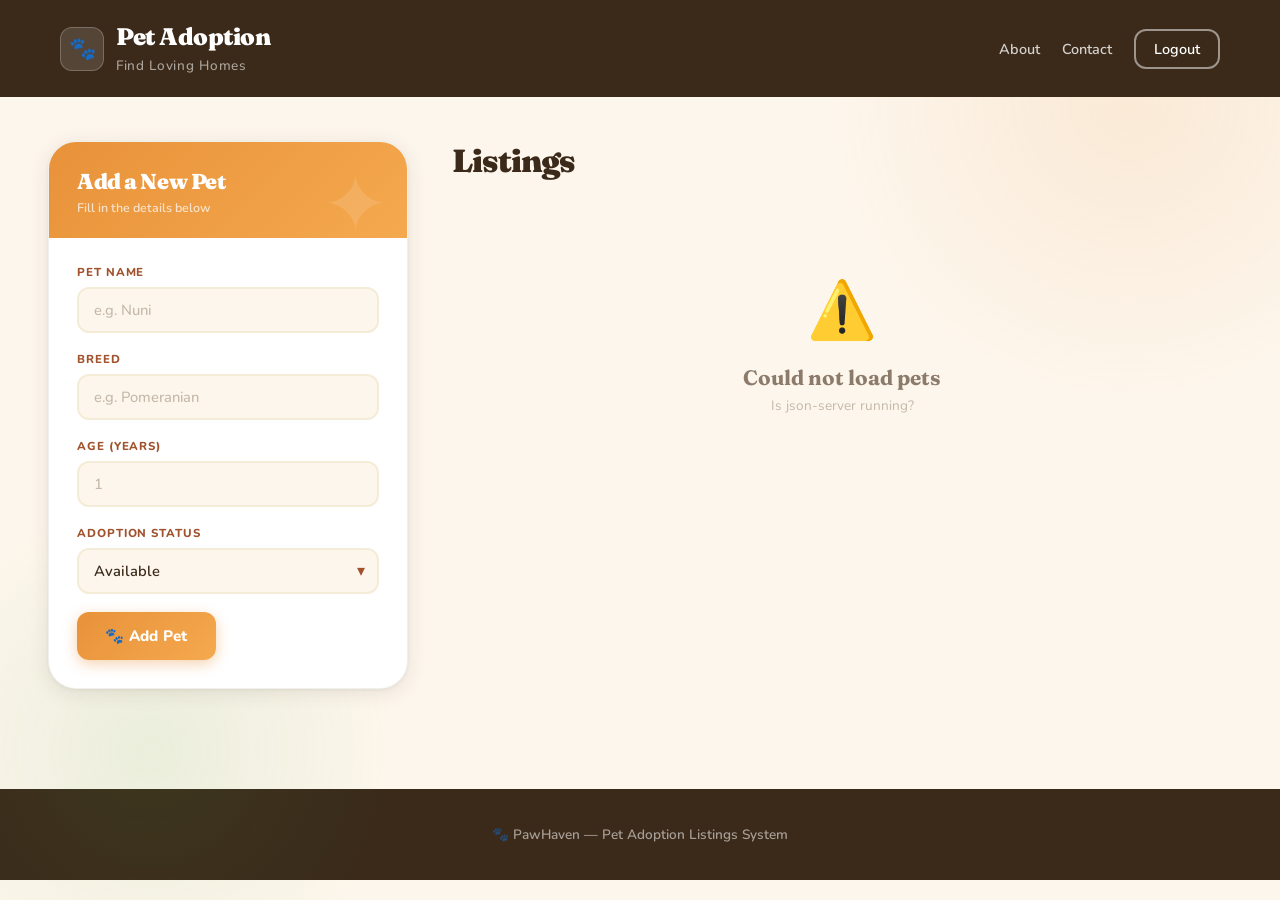
<file: index.html>
<!DOCTYPE html>
<html lang="en">
<head>
  <meta charset="UTF-8">
  <meta name="viewport" content="width=device-width, initial-scale=1.0">
  <title>Pet Adoption Listings</title>
  <link rel="stylesheet" href="style.css">
</head>
<body>

  <header>
    <nav class="landing-nav">

      <a href="index.html" class="brand">
        <div class="brand-icon">🐾</div>
        <div class="brand-copy">
          <h1>Pet Adoption</h1>
          <p>Find Loving Homes</p>
        </div>
      </a>

      <div class="nav-links">
        <a href="about.html">About</a>
        <a href="contact.html">Contact</a>
        <a href="landing.html" class="btn-outline">Logout</a>

      </div>

    </nav>
  </header>

<main>

  <section class="form-section">
    <div class="form-top">
      <h2>Add a New Pet</h2>
      <p>Fill in the details below</p>
    </div>
    <form id="petForm">
      <div class="form-group">
        <label for="petName">Pet Name</label>
        <input type="text" id="petName" placeholder="e.g. Nuni" required>
      </div>
      <div class="form-group">
        <label for="breed">Breed</label>
        <input type="text" id="breed" placeholder="e.g. Pomeranian" required>
      </div>
      <div class="form-group">
        <label for="age">Age (years)</label>
        <input type="number" id="age" placeholder="1" required min="0">
      </div>
      <div class="form-group">
        <label for="status">Adoption Status</label>
        <div class="sel-wrap">
          <select id="status">
            <option value="Available">Available</option>
            <option value="Pending">Pending</option>
            <option value="Adopted">Adopted</option>
          </select>
        </div>
      </div>
      <button type="submit" class="add-btn">🐾 Add Pet</button>
    </form>
  </section>

  <section class="pets-section">
    <div class="sec-head">
      <h2>Listings</h2>
    </div>
    <div id="petContainer" class="pet-grid"></div>
  </section>

</main>

<footer class="site-footer">
    <p>🐾 PawHaven — Pet Adoption Listings System</p>
    </div>
  </footer>

<script src="app.js"></script>
</body>
</html>
</file>
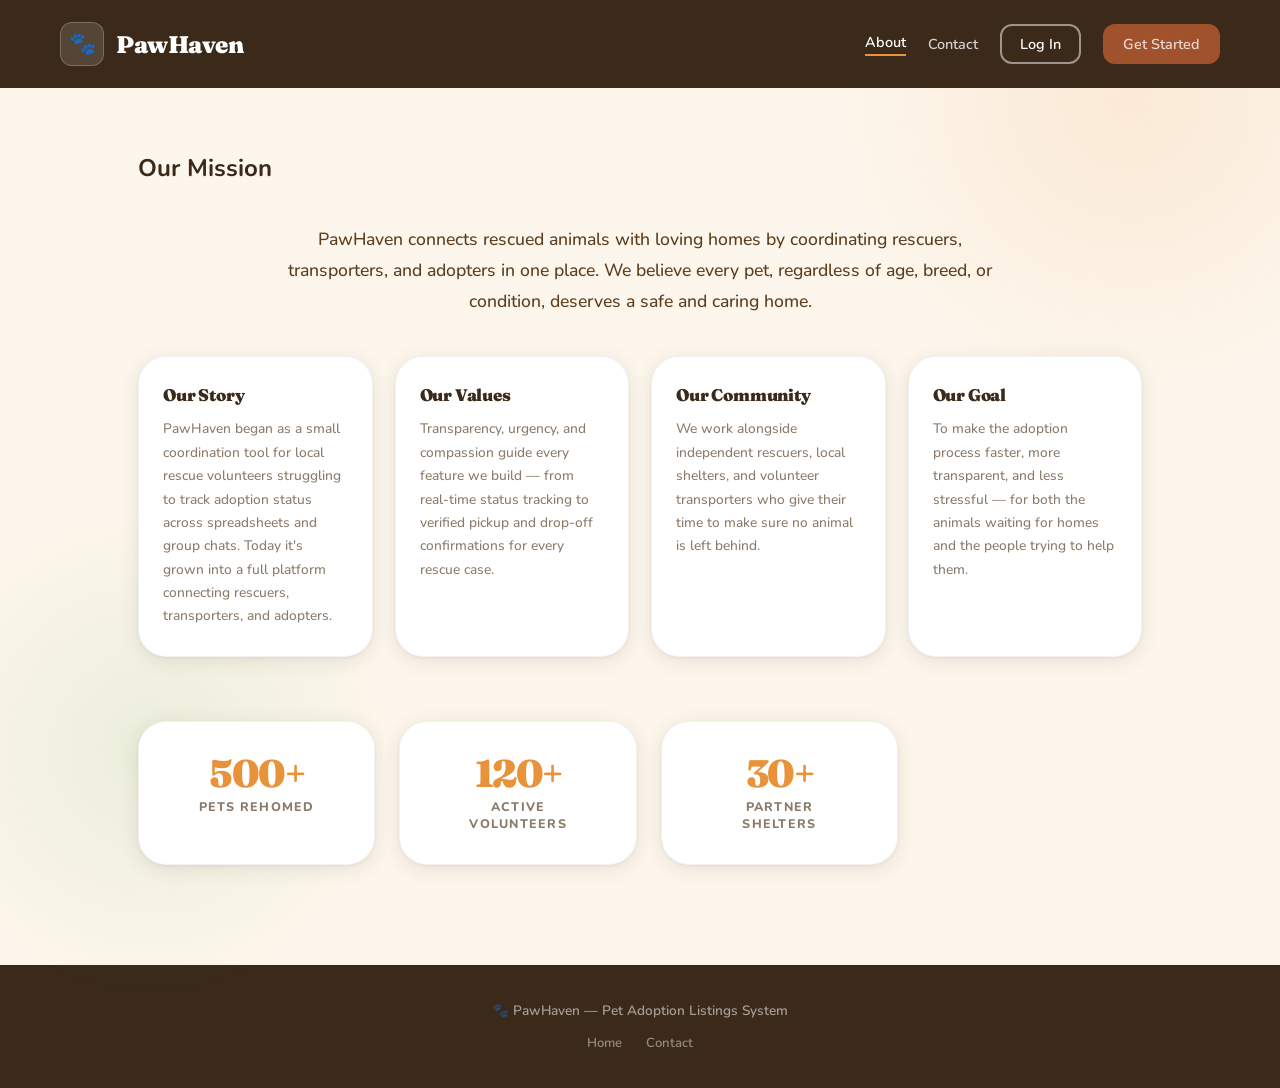
<file: about.html>
<!DOCTYPE html>
<html lang="en">
<head>
  <meta charset="UTF-8">
  <meta name="viewport" content="width=device-width, initial-scale=1.0">
  <title>About — PawHaven</title>
  <link rel="stylesheet" href="style.css">
</head>
<body class="info-body">

  <header class="info-header">
    <nav class="landing-nav">
      <a href="landing.html" class="brand">
        <div class="brand-icon">🐾</div>
        <div class="brand-copy"><h1>PawHaven</h1></div>
      </a>
      <div class="nav-links">
        <a href="about.html" class="active">About</a>
        <a href="contact.html">Contact</a>
        <a href="login.html" class="btn-outline">Log In</a>
        <a href="register.html" class="btn-solid">Get Started</a>
      </div>
    </nav>
  </header>

  <main class="info-main">

    <section class="about-section">
      <h2 class="section-title">Our Mission</h2>
      <p class="about-lead">
        PawHaven connects rescued animals with loving homes by coordinating
        rescuers, transporters, and adopters in one place. We believe every pet,
        regardless of age, breed, or condition, deserves a safe and caring home.
      </p>
      <div class="about-grid">
        <article class="about-card">
          <h3>Our Story</h3>
          <p>PawHaven began as a small coordination tool for local rescue volunteers struggling to track adoption status across spreadsheets and group chats. Today it's grown into a full platform connecting rescuers, transporters, and adopters.</p>
        </article>
        <article class="about-card">
          <h3>Our Values</h3>
          <p>Transparency, urgency, and compassion guide every feature we build — from real-time status tracking to verified pickup and drop-off confirmations for every rescue case.</p>
        </article>
        <article class="about-card">
          <h3>Our Community</h3>
          <p>We work alongside independent rescuers, local shelters, and volunteer transporters who give their time to make sure no animal is left behind.</p>
        </article>
        <article class="about-card">
          <h3>Our Goal</h3>
          <p>To make the adoption process faster, more transparent, and less stressful — for both the animals waiting for homes and the people trying to help them.</p>
        </article>
      </div>
    </section>

    <section class="stats-strip">
      <div class="stat-block">
        <span class="stat-num">500+</span>
        <span class="stat-label">Pets Rehomed</span>
      </div>
      <div class="stat-block">
        <span class="stat-num">120+</span>
        <span class="stat-label">Active Volunteers</span>
      </div>
      <div class="stat-block">
        <span class="stat-num">30+</span>
        <span class="stat-label">Partner Shelters</span>
      </div>
    </section>

  </main>

  <footer class="site-footer">
    <p>🐾 PawHaven — Pet Adoption Listings System</p>
    <div class="footer-links">
      <a href="landing.html">Home</a>
      <a href="contact.html">Contact</a>
    </div>
  </footer>

</body>
</html>
</file>
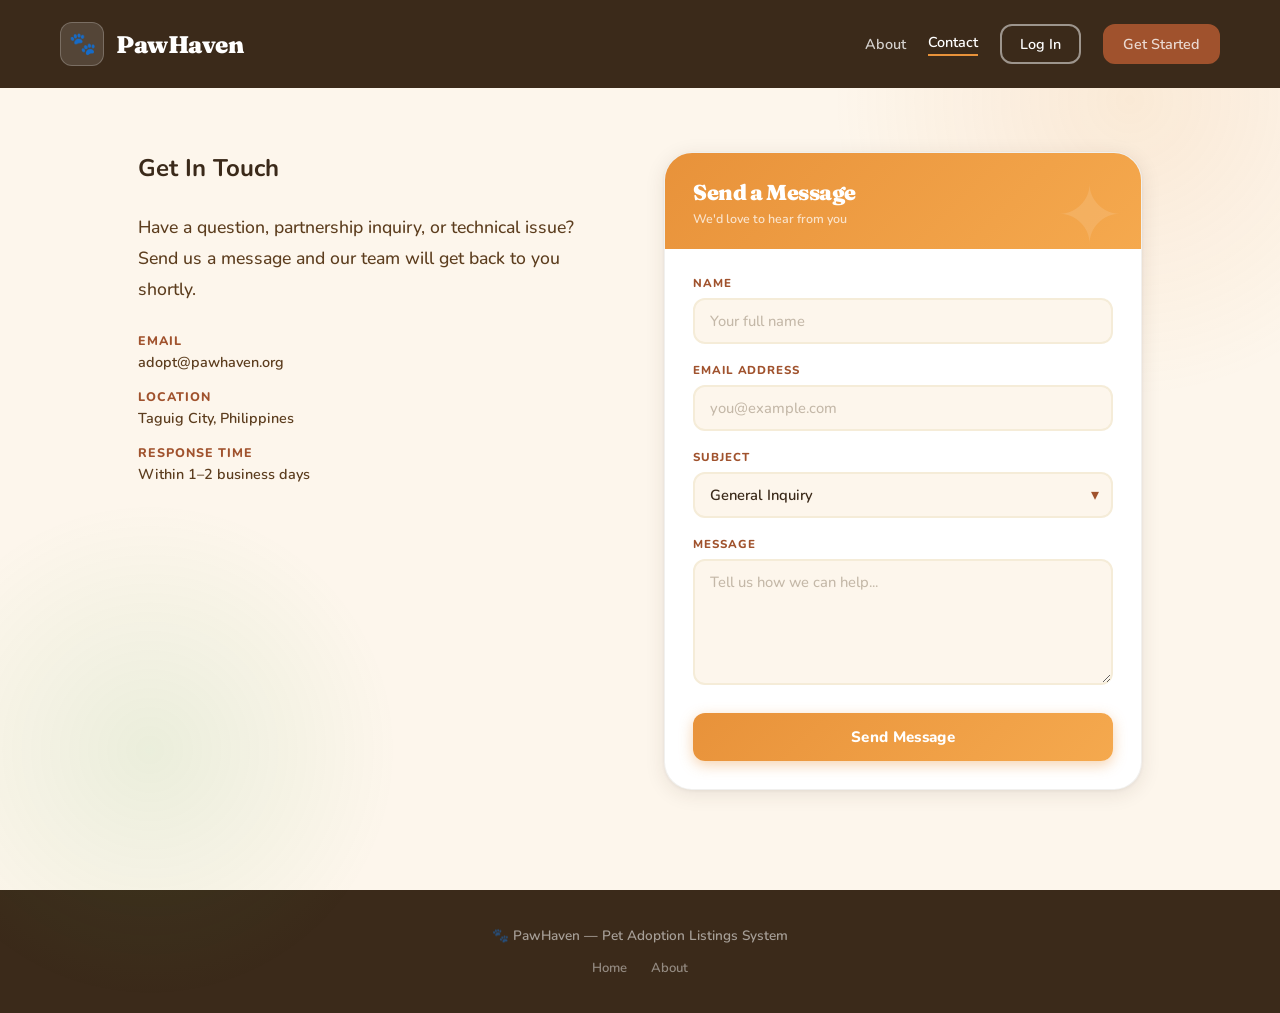
<file: contact.html>
<!DOCTYPE html>
<html lang="en">
<head>
  <meta charset="UTF-8">
  <meta name="viewport" content="width=device-width, initial-scale=1.0">
  <title>Contact — PawHaven</title>
  <link rel="stylesheet" href="style.css">
</head>
<body class="info-body">

  <header class="info-header">
    <nav class="landing-nav">
      <a href="landing.html" class="brand">
        <div class="brand-icon">🐾</div>
        <div class="brand-copy"><h1>PawHaven</h1></div>
      </a>
      <div class="nav-links">
        <a href="about.html">About</a>
        <a href="contact.html" class="active">Contact</a>
        <a href="login.html" class="btn-outline">Log In</a>
        <a href="register.html" class="btn-solid">Get Started</a>
      </div>
    </nav>
  </header>

  <main class="info-main">

    <section class="contact-section">

      <div class="contact-intro">
        <h2 class="section-title">Get In Touch</h2>
        <p class="about-lead">
          Have a question, partnership inquiry, or technical issue?
          Send us a message and our team will get back to you shortly.
        </p>
        <div class="contact-info-list">
          <div class="contact-info-item">
            <div>
              <strong>Email</strong>
              <p>adopt@pawhaven.org</p>
            </div>
          </div>
          <div class="contact-info-item">
            <div>
              <strong>Location</strong>
              <p>Taguig City, Philippines</p>
            </div>
          </div>
          <div class="contact-info-item">
            <div>
              <strong>Response Time</strong>
              <p>Within 1–2 business days</p>
            </div>
          </div>
        </div>
      </div>

      <div class="auth-card contact-card">
        <div class="form-top">
          <h2>Send a Message</h2>
          <p>We'd love to hear from you</p>
        </div>
        <form id="contactForm">
          <div class="form-group">
            <label for="name">Name</label>
            <input type="text" id="name" placeholder="Your full name" required>
          </div>
          <div class="form-group">
            <label for="email">Email Address</label>
            <input type="email" id="email" placeholder="you@example.com" required>
          </div>
          <div class="form-group">
            <label for="subject">Subject</label>
            <div class="sel-wrap">
              <select id="subject">
                <option value="general">General Inquiry</option>
                <option value="partnership">Shelter Partnership</option>
                <option value="technical">Technical Issue</option>
                <option value="adoption">Adoption Question</option>
              </select>
            </div>
          </div>
          <div class="form-group">
            <label for="message">Message</label>
            <textarea id="message" rows="5" placeholder="Tell us how we can help..." required></textarea>
          </div>
          <button type="submit" class="add-btn">Send Message</button>
        </form>
      </div>

    </section>
  </main>

  <div class="toast" id="toast"></div>

  <footer class="site-footer">
    <p>🐾 PawHaven — Pet Adoption Listings System</p>
    <div class="footer-links">
      <a href="landing.html">Home</a>
      <a href="about.html">About</a>
    </div>
  </footer>

  <script src="contact.js"></script>
</body>
</html>
</file>
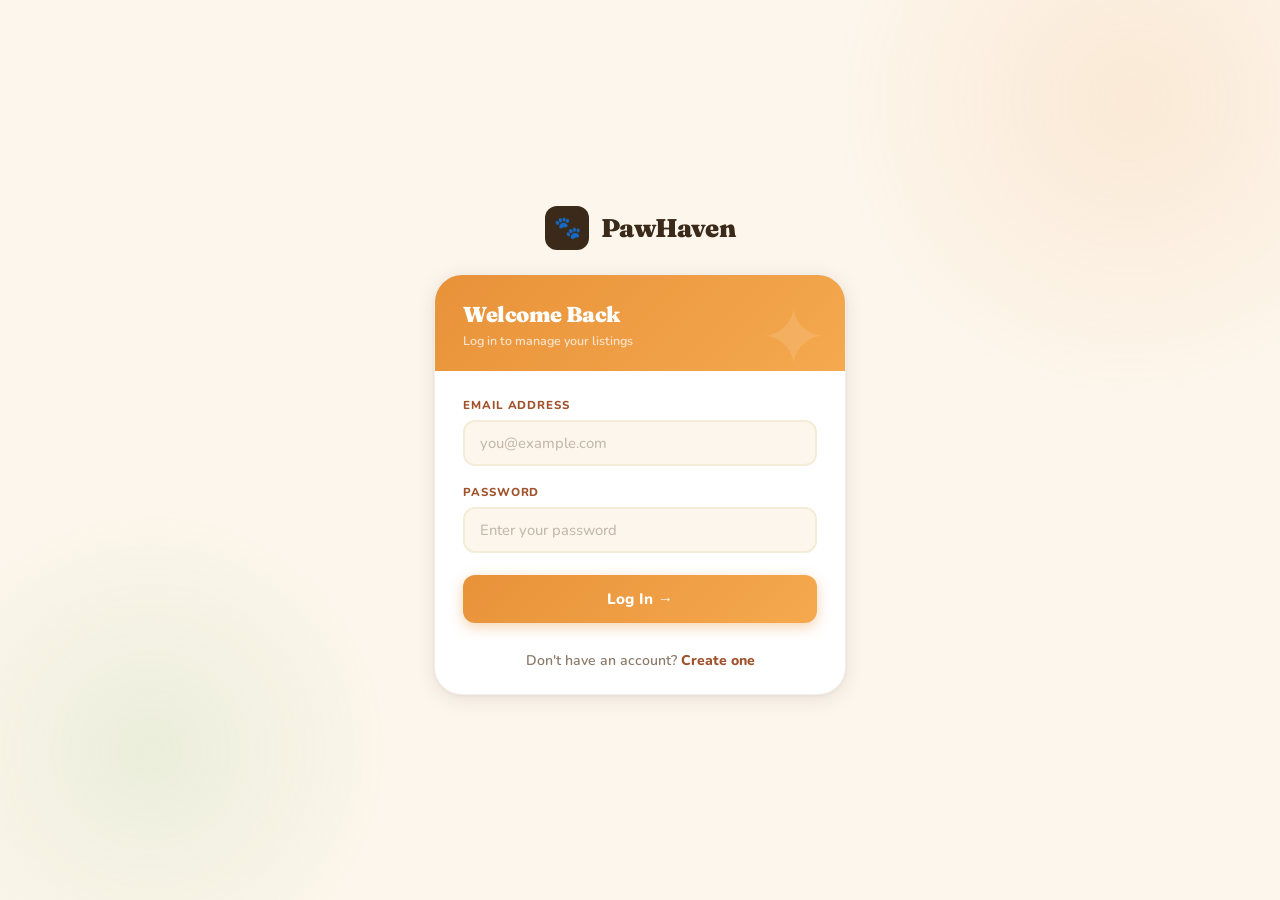
<file: login.html>
<!DOCTYPE html>
<html lang="en">
<head>
  <meta charset="UTF-8">
  <meta name="viewport" content="width=device-width, initial-scale=1.0">
  <title>Log In — PawHaven</title>
  <link rel="stylesheet" href="style.css">
</head>
<body class="auth-body">

  <div class="auth-wrap">
    <a href="landing.html" class="auth-brand">
      <div class="brand-icon">🐾</div>
      <span>PawHaven</span>
    </a>

    <div class="auth-card">
      <div class="form-top">
        <h2>Welcome Back</h2>
        <p>Log in to manage your listings</p>
      </div>

      <form id="loginForm">
        <div class="form-group">
          <label for="email">Email Address</label>
          <input type="email" id="email" placeholder="you@example.com" required>
        </div>
        <div class="form-group">
          <label for="password">Password</label>
          <input type="password" id="password" placeholder="Enter your password" required>
        </div>
        <p id="loginError" class="error-text" hidden></p>
        <button type="submit" class="add-btn">Log In →</button>
      </form>

      <p class="auth-switch">Don't have an account? <a href="register.html">Create one</a></p>
    </div>
  </div>

  <div class="toast" id="toast"></div>
  <script src="auth.js"></script>
</body>
</html>
</file>
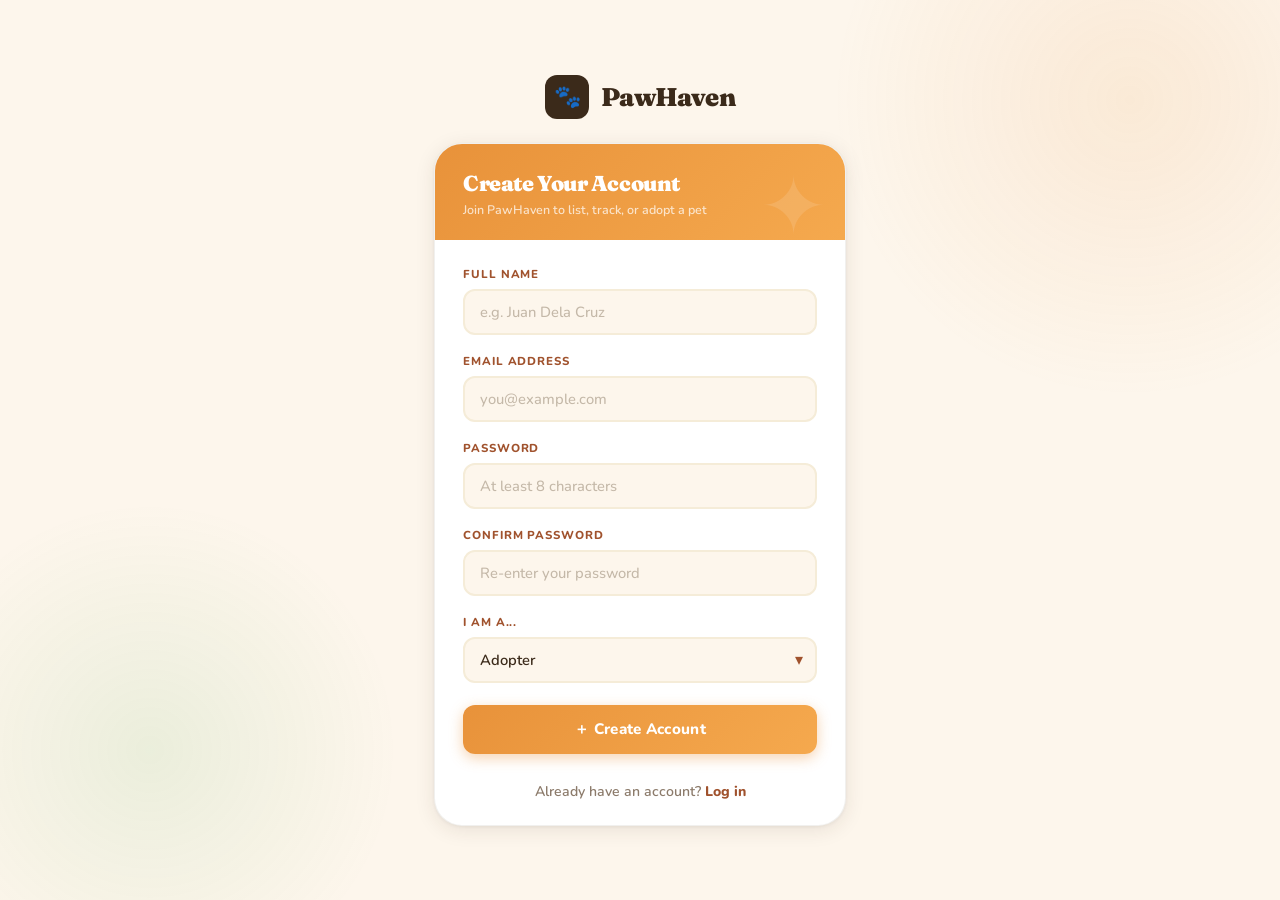
<file: register.html>
<!DOCTYPE html>
<html lang="en">
<head>
  <meta charset="UTF-8">
  <meta name="viewport" content="width=device-width, initial-scale=1.0">
  <title>Create Account — PawHaven</title>
  <link rel="stylesheet" href="style.css">
</head>
<body class="auth-body">

  <div class="auth-wrap">
    <a href="landing.html" class="auth-brand">
      <div class="brand-icon">🐾</div>
      <span>PawHaven</span>
    </a>

    <div class="auth-card">
      <div class="form-top">
        <h2>Create Your Account</h2>
        <p>Join PawHaven to list, track, or adopt a pet</p>
      </div>

      <form id="registerForm">
        <div class="form-group">
          <label for="fullName">Full Name</label>
          <input type="text" id="fullName" placeholder="e.g. Juan Dela Cruz" required>
        </div>
        <div class="form-group">
          <label for="email">Email Address</label>
          <input type="email" id="email" placeholder="you@example.com" required>
        </div>
        <div class="form-group">
          <label for="password">Password</label>
          <input type="password" id="password" placeholder="At least 8 characters" minlength="8" required>
        </div>
        <div class="form-group">
          <label for="confirmPassword">Confirm Password</label>
          <input type="password" id="confirmPassword" placeholder="Re-enter your password" minlength="8" required>
        </div>
        <div class="form-group">
          <label for="role">I am a...</label>
          <div class="sel-wrap">
            <select id="role">
              <option value="adopter">Adopter</option>
              <option value="volunteer">Volunteer / Rescuer</option>
              <option value="transporter">Pet Transporter</option>
            </select>
          </div>
        </div>
        <p id="registerError" class="error-text" hidden></p>
        <button type="submit" class="add-btn">＋ Create Account</button>
      </form>

      <p class="auth-switch">Already have an account? <a href="login.html">Log in</a></p>
    </div>
  </div>

  <div class="toast" id="toast"></div>
  <script src="auth.js"></script>
</body>
</html>
</file>
<file: style.css>
@import url('https://fonts.googleapis.com/css2?family=Fraunces:ital,wght@0,400;0,700;0,900;1,400&family=Nunito:wght@400;500;600;700;800&display=swap');

:root {
  --sand:    #FDF6EC;
  --sand2:   #F5ECD8;
  --brown:   #3B2A1A;
  --brown2:  #5C3D1E;
  --toffee:  #A0522D;
  --honey:   #E8923A;
  --honey2:  #F5A94E;
  --mint:    #4CAF50;
  --mint2:   #66BB6A;
  --sky:     #42A5F5;
  --rose:    #EF5350;
  --white:   #FFFFFF;
  --gray:    #8C7B6B;
  --gray2:   #C4B8A8;

  --r-sm: 12px;
  --r-md: 20px;
  --r-lg: 28px;

  --sh-card: 0 4px 20px rgba(59,42,26,.10), 0 1px 4px rgba(59,42,26,.06);
  --sh-lift: 0 12px 40px rgba(59,42,26,.18), 0 2px 8px rgba(59,42,26,.08);
  --sh-btn:  0 4px 14px rgba(76,175,80,.40);
}

*, *::before, *::after { margin:0; padding:0; box-sizing:border-box; }
html { scroll-behavior: smooth; }

body {
  font-family: 'Nunito', sans-serif;
  background: var(--sand);
  color: var(--brown);
  min-height: 100vh;
  overflow-x: hidden;
}

body::before, body::after {
  content: '';
  position: fixed;
  border-radius: 50%;
  pointer-events: none;
  z-index: 0;
}
body::before {
  width:600px; height:600px;
  background: radial-gradient(circle, rgba(232,146,58,.12) 0%, transparent 70%);
  top:-200px; right:-150px;
}
body::after {
  width:500px; height:500px;
  background: radial-gradient(circle, rgba(76,175,80,.10) 0%, transparent 70%);
  bottom:-100px; left:-100px;
}

/* ─── HEADER ─── */
header {
  position: relative;
  background: linear-gradient(135deg, var(--brown2) 0%, var(--brown) 100%);
  color: var(--white);
  overflow: hidden;
  z-index: 1;
}
header::before {
  content: '';
  position: absolute; inset: 0;
  background:
    radial-gradient(ellipse 50% 120% at 100% 50%, rgba(232,146,58,.22) 0%, transparent 60%),
    radial-gradient(ellipse 60% 80% at 0% 100%, rgba(76,175,80,.14) 0%, transparent 55%);
}
header::after {
  content: '🐾';
  position: absolute;
  right:-20px; top:-10px;
  font-size:180px;
  opacity:.04;
  pointer-events:none;
  transform:rotate(-15deg);
}

.header-inner {
  position: relative;
  max-width: 1280px;
  margin: 0 auto;
  padding: 36px 48px 32px;
  display: flex;
  align-items: center;
  justify-content: space-between;
  gap: 24px;
  flex-wrap: wrap;
}

.brand { display:flex; align-items:center; gap:18px; }

.btn-outline {
  border: 2px solid var(--brown);
  border-radius: var(--r-sm);
  padding: 9px 20px;
  color: var(--brown);
  background: transparent;
  font-family: 'Nunito', sans-serif;
  font-size: .88rem;
  font-weight: 700;
  text-decoration: none;
  cursor: pointer;
  transition: background .18s, color .18s;
  display: inline-block;
}
.btn-outline:hover {
  background: var(--brown);
  color: var(--white);
}
 
.btn-solid {
  background: var(--toffee);
  border-radius: var(--r-sm);
  padding: 9px 20px;
  color: var(--white);
  border: 2px solid var(--toffee);
  font-family: 'Nunito', sans-serif;
  font-size: .88rem;
  font-weight: 700;
  text-decoration: none;
  cursor: pointer;
  transition: background .18s;
  display: inline-block;
}
.btn-solid:hover { background: var(--brown2); border-color: var(--brown2); }
 

.brand-icon {
  width: 44px; height: 44px;
  background: rgba(255,255,255,.13);
  border: 1.5px solid rgba(255,255,255,.22);
  border-radius: var(--r-sm);
  display: flex; align-items: center; justify-content: center;
  font-size: 22px;
}


.brand-copy h1 {
  font-family: 'Fraunces', serif;
  font-size: 1.5rem;
  font-weight: 900;
  color: var(--white);
  letter-spacing: -.02em;
}
.brand-copy p {
  font-size:.85rem;
  color:rgba(255,255,255,.58);
  margin-top:5px;
  font-weight:500;
  letter-spacing:.05em;
}

.header-pills { display:flex; gap:12px; flex-wrap:wrap; }

.pill {
  background:rgba(255,255,255,.10);
  border:1.5px solid rgba(255,255,255,.18);
  border-radius:100px;
  padding:10px 22px;
  text-align:center;
  backdrop-filter:blur(10px);
  min-width:80px;
  transition:background .2s;
}
.pill:hover { background:rgba(255,255,255,.17); }
.pill .n {
  font-family:'Fraunces',serif;
  font-size:1.55rem;
  font-weight:700;
  display:block; line-height:1;
}
.pill .l {
  font-size:.65rem;
  color:rgba(255,255,255,.55);
  text-transform:uppercase;
  letter-spacing:.1em;
  font-weight:700;
}


main {
  position:relative; z-index:1;
  max-width:1280px;
  margin:0 auto;
  padding:44px 48px 100px;
  display:grid;
  grid-template-columns:360px 1fr;
  gap:44px;
  align-items:start;
}


.form-section {
  background:var(--white);
  border-radius:var(--r-lg);
  box-shadow:var(--sh-card);
  overflow:hidden;
  position:sticky; top:28px;
  border:1.5px solid rgba(59,42,26,.07);
}

.form-top {
  background:linear-gradient(135deg,var(--honey) 0%,var(--honey2) 100%);
  padding:26px 28px 22px;
  position:relative; overflow:hidden;
}
.form-top::after {
  content:'✦';
  position:absolute; right:18px; bottom:-8px;
  font-size:80px; color:rgba(255,255,255,.12); line-height:1;
}
.form-top h2 {
  font-family:'Fraunces',serif;
  font-size:1.35rem; font-weight:900;
  color:var(--white); letter-spacing:-.02em;
}
.form-top p { font-size:.78rem; color:rgba(255,255,255,.72); margin-top:4px; font-weight:600; }

form { padding:26px 28px 28px; }

.form-group { margin-bottom:18px; }

label {
  display:block;
  font-size:.72rem; font-weight:800;
  text-transform:uppercase; letter-spacing:.08em;
  color:var(--toffee); margin-bottom:7px;
}

input, select {
  width:100%;
  padding:11px 15px;
  border:2px solid var(--sand2);
  border-radius:var(--r-sm);
  font-family:'Nunito',sans-serif;
  font-size:.92rem; font-weight:600;
  color:var(--brown); background:var(--sand);
  outline:none;
  transition:border-color .2s, box-shadow .2s, background .2s;
  appearance:none; -webkit-appearance:none;
}
input::placeholder { color:var(--gray2); font-weight:500; }
input:focus, select:focus {
  border-color:var(--honey);
  background:var(--white);
  box-shadow:0 0 0 4px rgba(232,146,58,.14);
}

.sel-wrap { position:relative; }
.sel-wrap::after {
  content:'▾';
  position:absolute; right:14px; top:50%;
  transform:translateY(-50%);
  color:var(--toffee); pointer-events:none; font-size:1rem;
}
.sel-wrap select { cursor:pointer; padding-right:38px; }

.add-btn {
  background: linear-gradient(135deg, var(--honey) 0%, var(--honey2) 100%);
  color: var(--white);
  border: none;
  padding: 14px 28px;
  border-radius: var(--r-sm);
  font-family: 'Nunito', sans-serif;
  font-size: .95rem;
  font-weight: 800;
  cursor: pointer;
  letter-spacing: .02em;
  box-shadow: 0 4px 14px rgba(232,146,58,.40);
  transition: transform .18s cubic-bezier(.34,1.56,.64,1), box-shadow .18s;
  display: inline-flex;
  align-items: center;
  justify-content: center;
  gap: 8px;
  text-decoration: none;
}

.add-btn:hover {
  transform: translateY(-3px) scale(1.01);
  box-shadow: 0 8px 24px rgba(232,146,58,.50);
}
.add-btn:active { transform: scale(.98); }



.pets-section { min-width:0; }

.sec-head {
  display:flex; align-items:center; justify-content:space-between;
  margin-bottom:22px; gap:14px; flex-wrap:wrap;
}
.sec-head h2 {
  font-family:'Fraunces',serif;
  font-size:2rem; font-weight:900; letter-spacing:-.03em;
}

.filters {
  display:flex; gap:6px;
  background:var(--white);
  border:1.5px solid rgba(59,42,26,.08);
  border-radius:100px; padding:5px;
  box-shadow:var(--sh-card);
}
.ftab {
  padding:7px 18px; border-radius:100px; border:none;
  background:transparent;
  font-family:'Nunito',sans-serif; font-size:.78rem; font-weight:800;
  color:var(--gray); cursor:pointer; letter-spacing:.03em;
  transition:all .2s;
}
.ftab.on { background:var(--brown); color:var(--white); box-shadow:0 2px 10px rgba(59,42,26,.28); }
.ftab:hover:not(.on) { background:var(--sand2); color:var(--brown2); }


.pet-grid {
  display:grid;
  grid-template-columns:repeat(auto-fill,minmax(270px,1fr));
  gap:22px;
}


.pet-card {
  background:var(--white);
  border-radius:var(--r-lg);
  box-shadow:var(--sh-card);
  border:1.5px solid rgba(59,42,26,.06);
  overflow:visible;
  display:flex; flex-direction:column;
  transition:transform .28s cubic-bezier(.34,1.56,.64,1), box-shadow .28s;
  animation:popIn .38s ease both;
  position:relative;
}
@keyframes popIn {
  from { opacity:0; transform:scale(.94) translateY(10px); }
  to   { opacity:1; transform:scale(1)  translateY(0); }
}
.pet-card:hover { transform:translateY(-6px) scale(1.01); box-shadow:var(--sh-lift); }

.card-accent { height:6px; border-radius:var(--r-lg) var(--r-lg) 0 0; }
.pet-card[data-status="Available"] .card-accent { background:linear-gradient(90deg,var(--mint),var(--mint2)); }
.pet-card[data-status="Pending"]   .card-accent { background:linear-gradient(90deg,#FB8C00,#FFA726); }
.pet-card[data-status="Adopted"]   .card-accent { background:linear-gradient(90deg,var(--rose),#EF9A9A); }

.card-body { padding:20px 22px 16px; flex:1; }

.card-header {
  display:flex; align-items:flex-start; justify-content:space-between;
  margin-bottom:14px;
}

.pet-avi {
  width:56px; height:56px;
  background:var(--sand); border-radius:var(--r-sm);
  display:flex; align-items:center; justify-content:center;
  font-size:28px;
  border:2px solid var(--sand2); flex-shrink:0;
}

.badge {
  padding:5px 13px; border-radius:100px;
  font-size:.68rem; font-weight:800;
  text-transform:uppercase; letter-spacing:.07em;
}
.badge.available { background:#E8F5E9; color:#2E7D32; }
.badge.pending   { background:#FFF3E0; color:#E65100; }
.badge.adopted   { background:#FFEBEE; color:#B71C1C; }

.pet-name {
  font-family:'Fraunces',serif;
  font-size:1.25rem; font-weight:900; letter-spacing:-.02em;
  margin-bottom:10px;
}

.details { display:flex; flex-direction:column; gap:7px; }
.det { display:flex; align-items:center; gap:9px; font-size:.84rem; }
.det-ico {
  width:26px; height:26px; border-radius:7px;
  background:var(--sand); border:1px solid var(--sand2);
  display:flex; align-items:center; justify-content:center;
  font-size:13px; flex-shrink:0;
}
.det-k { color:var(--gray); font-weight:600; min-width:38px; }
.det-v { color:var(--brown); font-weight:700; }


.card-foot {
  padding:14px 22px 20px;
  display:flex; gap:9px;
  position:relative;
}


.status-dropdown {
  position:relative;
  flex:1;
}

.upd-btn {
  width:100%;
  padding:10px 12px;
  background:rgba(66,165,245,.1);
  color:#1565C0;
  border:2px solid rgba(66,165,245,.25);
  border-radius:var(--r-sm);
  font-family:'Nunito',sans-serif;
  font-size:.8rem; font-weight:800;
  cursor:pointer; letter-spacing:.02em;
  display:flex; align-items:center; justify-content:center; gap:6px;
  transition:all .2s;
}
.upd-btn:hover {
  background:var(--sky); color:var(--white);
  border-color:var(--sky);
  transform:translateY(-2px);
  box-shadow:0 6px 16px rgba(66,165,245,.35);
}

.dropdown-menu {
  position:absolute;
  bottom:calc(100% + 10px);
  left:0;
  width:180px;
  background:var(--white);
  border:1.5px solid rgba(59,42,26,.12);
  border-radius:var(--r-md);
  box-shadow:0 10px 40px rgba(59,42,26,.20);
  overflow:hidden;
  opacity:0;
  transform:translateY(8px) scale(.96);
  pointer-events:none;
  transition:opacity .2s ease, transform .2s cubic-bezier(.34,1.56,.64,1);
  z-index:999;
}

.status-dropdown.open .dropdown-menu {
  opacity:1;
  transform:translateY(0) scale(1);
  pointer-events:all;
}

.dropdown-menu::after {
  content:'';
  position:absolute;
  bottom:-6px; left:24px;
  width:12px; height:12px;
  background:var(--white);
  border-right:1.5px solid rgba(59,42,26,.12);
  border-bottom:1.5px solid rgba(59,42,26,.12);
  transform:rotate(45deg);
}

.dropdown-item {
  width:100%;
  padding:12px 18px;
  border:none;
  background:transparent;
  font-family:'Nunito',sans-serif;
  font-size:.85rem; font-weight:700;
  cursor:pointer; text-align:left;
  color:var(--brown);
  display:flex; align-items:center; gap:10px;
  transition:background .15s, padding-left .15s;
}
.dropdown-item:hover { background:var(--sand); padding-left:22px; }
.dropdown-item + .dropdown-item { border-top:1px solid var(--sand2); }

.dropdown-item.available-item:hover { color:#2E7D32; }
.dropdown-item.pending-item:hover   { color:#E65100; }
.dropdown-item.adopted-item:hover   { color:#B71C1C; }


.del-btn {
  flex:1; padding:10px 12px;
  background:rgba(239,83,80,.08);
  color:var(--rose);
  border:2px solid rgba(239,83,80,.18);
  border-radius:var(--r-sm);
  font-family:'Nunito',sans-serif;
  font-size:.8rem; font-weight:800;
  cursor:pointer; letter-spacing:.02em;
  transition:all .2s;
  display:flex; align-items:center; justify-content:center; gap:6px;
}
.del-btn:hover {
  background:var(--rose); color:var(--white);
  border-color:var(--rose);
  transform:translateY(-2px);
  box-shadow:0 6px 16px rgba(239,83,80,.35);
}


.empty { grid-column:1/-1; padding:70px 20px; text-align:center; }
.empty-ico { font-size:3.5rem; margin-bottom:16px; }
.empty h3 { font-family:'Fraunces',serif; font-size:1.3rem; font-weight:700; color:var(--gray); }
.empty p  { font-size:.85rem; color:var(--gray2); margin-top:6px; }


.toast {
  position:fixed; bottom:36px; right:36px;
  background:var(--brown); color:var(--white);
  padding:14px 24px; border-radius:var(--r-md);
  font-size:.875rem; font-weight:700;
  box-shadow:0 8px 32px rgba(59,42,26,.30);
  transform:translateY(100px); opacity:0;
  transition:all .35s cubic-bezier(.34,1.56,.64,1);
  z-index:9999;
  display:flex; align-items:center; gap:10px;
  border-left:5px solid var(--honey);
  max-width:320px;
}
.toast.show { transform:translateY(0); opacity:1; }


@media (max-width:960px) {
  main { grid-template-columns:1fr; padding:28px 24px 80px; gap:32px; }
  .form-section { position:static; }
  .header-inner { padding:28px 24px 24px; }
}
@media (max-width:540px) {
  .pet-grid { grid-template-columns:1fr; }
  .header-pills { width:100%; }
  .pill { flex:1; }
  .toast { left:20px; right:20px; bottom:20px; }
}



.landing-body {
  font-family: 'Nunito', sans-serif;
  background: var(--sand);
  color: var(--brown);
  min-height: 100vh;
  overflow-x: hidden;
}



.landing-hero {
  display: flex;
  flex-direction: column;
  background: linear-gradient(160deg, var(--sand2) 0%, var(--sand) 60%, var(--sand2) 100%);
}

.landing-nav {
  display: flex;
  justify-content: space-between;
  align-items: center;
  padding: 22px 60px;
  background: var(--brown);
  position: relative;
  z-index: 1000;
}

.brand {
  display: flex;
  align-items: center;
  gap: 12px;
  text-decoration: none;
  color: inherit;
}

.nav-links {
  display: flex;
  align-items: center;
  gap: 22px;
}
 
.nav-links a {
  text-decoration: none;
  color: rgba(255,255,255,.78);
  font-weight: 600;
  font-size: .9rem;
  transition: color .15s;
}
.nav-links a:hover { color: var(--white); }
 
.nav-links .btn-outline {
  border-color: rgba(255,255,255,.5);
  color: var(--white);
  padding: 8px 18px;
}
.nav-links .btn-outline:hover {
  background: rgba(255,255,255,.12);
  color: var(--white);
}
.nav-links .btn-solid {
  background: var(--toffee);
  border-color: var(--toffee);
  padding: 8px 18px;
}


.hero-content {
  display: flex;
  flex-direction: column;
  align-items: center;
  justify-content: center;
  text-align: center;
  padding: 56px 24px 0;
  position: relative;
  z-index: 1;
}

.hero-title {
  font-family: 'Fraunces', serif;
  font-size: clamp(2.4rem, 5vw, 3.4rem);
  font-weight: 900;
  color: var(--brown);
  letter-spacing: -.03em;
  line-height: 1.1;
  margin-bottom: 20px;
}


.hero-sub {
  max-width: 580px;
  font-size: 1.05rem;
  color: var(--brown2);
  font-weight: 500;
  line-height: 1.6;
  margin-bottom: 36px;
}


.hero-actions {
  display: flex;
  gap: 16px;
  flex-wrap: wrap;
  justify-content: center;
  padding: 28px 0 56px;
}


.landing-main {
  display: flex;
  flex-direction: column;
  align-items: center;
  justify-content: center;
  gap: 80px;
  padding: 80px 24px 100px;
  background: var(--sand);
}

* SECTION TITLE */
.section-title {
  font-family: 'Fraunces', serif;
  font-size: 2rem;
  font-weight: 900;
  color: var(--brown);
  letter-spacing: -.03em;
  text-align: center;
  margin-bottom: 36px;
}
 

.highlights { width: 100%; max-width: 980px; }
 
.highlight-grid {
  display: grid;
  grid-template-columns: repeat(auto-fit, minmax(210px, 1fr));
  gap: 22px;
}
 
.highlight-card {
  background: var(--white);
  padding: 28px 24px;
  border-radius: var(--r-lg);
  box-shadow: var(--sh-card);
  border: 1.5px solid rgba(59,42,26,.06);
  display: flex;
  flex-direction: column;
  align-items: center;
  text-align: center;
  gap: 14px;
  transition: transform .22s cubic-bezier(.34,1.56,.64,1), box-shadow .22s;
}
.highlight-card:hover {
  transform: translateY(-5px);
  box-shadow: var(--sh-lift);
}
 
.highlight-icon {
  width: 54px; height: 54px;
  border-radius: 50%;
  display: flex; align-items: center; justify-content: center;
  font-size: 22px;
}
.highlight-icon i { font-size: 22px; }
.search-icon    { background: #FFF3E0; color: #E65100; }
.submit-icon    { background: #E8F5E9; color: #2E7D32; }
.transport-icon { background: #E3F2FD; color: #1565C0; }
.home-icon      { background: #F3E5F5; color: #6A1B9A; }
 
.highlight-card h3 {
  font-family: 'Fraunces', serif;
  font-size: 1.05rem;
  font-weight: 900;
  color: var(--brown);
  letter-spacing: -.01em;
}
.highlight-card p {
  font-size: .85rem;
  color: var(--gray);
  line-height: 1.65;
  font-weight: 500;
}

.site-footer {
  background: var(--brown);
  text-align: center;
  padding: 36px 24px;
}
.site-footer p {
  color: rgba(255,255,255,.55);
  font-size: .85rem;
  font-weight: 600;
}
.footer-links {
  display: flex;
  justify-content: center;
  gap: 24px;
  margin-top: 14px;
}
.footer-links a {
  color: rgba(255,255,255,.45);
  text-decoration: none;
  font-size: .82rem;
  font-weight: 600;
  transition: color .15s;
}

.auth-body {
  font-family: 'Nunito', sans-serif;
  background: var(--sand);
  color: var(--brown);
  min-height: 100vh;
  display: flex;
  align-items: center;
  justify-content: center;
  overflow-x: hidden;
}
.auth-body::before, .auth-body::after {
  content: '';
  position: fixed;
  border-radius: 50%;
  pointer-events: none;
  z-index: 0;
}
.auth-body::before {
  width: 600px; height: 600px;
  background: radial-gradient(circle, rgba(232,146,58,.12) 0%, transparent 70%);
  top: -200px; right: -150px;
}
.auth-body::after {
  width: 500px; height: 500px;
  background: radial-gradient(circle, rgba(76,175,80,.10) 0%, transparent 70%);
  bottom: -100px; left: -100px;
}
 
.auth-wrap {
  position: relative; z-index: 1;
  width: 100%;
  max-width: 460px;
  padding: 24px;
  display: flex;
  flex-direction: column;
  align-items: center;
  gap: 24px;
}
 
.auth-brand {
  display: flex;
  align-items: center;
  gap: 12px;
  text-decoration: none;
  color: var(--brown);
}
.auth-brand .brand-icon {
  width: 44px; height: 44px;
  background: var(--brown);
  border: none;
  border-radius: var(--r-sm);
  display: flex; align-items: center; justify-content: center;
  font-size: 22px;
}
.auth-brand span {
  font-family: 'Fraunces', serif;
  font-size: 1.6rem;
  font-weight: 900;
  letter-spacing: -.03em;
}
 
.auth-card {
  width: 100%;
  background: var(--white);
  border-radius: var(--r-lg);
  box-shadow: var(--sh-card);
  border: 1.5px solid rgba(59,42,26,.07);
  overflow: hidden;
}
.auth-card form { padding: 26px 28px 28px; }
.auth-card .add-btn { width: 100%; margin-top: 4px; }
 
.auth-switch {
  font-size: .88rem;
  color: var(--gray);
  font-weight: 600;
  text-align: center;
  padding: 0 28px 24px;
}
.auth-switch a {
  color: var(--toffee);
  font-weight: 800;
  text-decoration: none;
}
.auth-switch a:hover { text-decoration: underline; }
 
.error-text {
  font-size: .82rem;
  color: var(--rose);
  font-weight: 700;
  background: #FFEBEE;
  border-radius: var(--r-sm);
  padding: 10px 14px;
  margin-bottom: 14px;
  border-left: 4px solid var(--rose);
}

.info-body {
  font-family: 'Nunito', sans-serif;
  background: var(--sand);
  color: var(--brown);
  min-height: 100vh;
  overflow-x: hidden;
}
.info-body::before, .info-body::after {
  content: '';
  position: fixed;
  border-radius: 50%;
  pointer-events: none;
  z-index: 0;
}
.info-body::before {
  width: 600px; height: 600px;
  background: radial-gradient(circle, rgba(232,146,58,.12) 0%, transparent 70%);
  top: -200px; right: -150px;
}
.info-body::after {
  width: 500px; height: 500px;
  background: radial-gradient(circle, rgba(76,175,80,.10) 0%, transparent 70%);
  bottom: -100px; left: -100px;
}
 
.info-header { position: relative; z-index: 1; }
 
.info-main {
  position: relative; z-index: 1;
  max-width: 1100px;
  margin: 0 auto;
  padding: 64px 48px 100px;
  display: flex;
  flex-direction: column;
  gap: 64px;
}

.nav-links a.active {
  color: var(--white) !important;
  border-bottom: 2px solid var(--honey);
  padding-bottom: 2px;
}

.contact-section {
  display: grid;
  grid-template-columns: 1fr 1fr;
  gap: 48px;
  align-items: start;
}
 
.contact-intro { display: flex; flex-direction: column; gap: 28px; }
.contact-intro .section-title { text-align: left; margin-bottom: 0; }
.contact-intro .about-lead { text-align: left; margin: 0; }
 
.contact-info-list { display: flex; flex-direction: column; gap: 16px; }
.contact-info-item {
  display: flex;
  align-items: flex-start;
  gap: 14px;
}
.contact-info-item .det-ico {
  width: 42px; height: 42px;
  border-radius: var(--r-sm);
  background: var(--sand);
  border: 1.5px solid var(--sand2);
  display: flex; align-items: center; justify-content: center;
  font-size: 18px;
  flex-shrink: 0;
}
.contact-info-item strong {
  display: block;
  font-size: .78rem;
  font-weight: 800;
  text-transform: uppercase;
  letter-spacing: .08em;
  color: var(--toffee);
  margin-bottom: 3px;
}
.contact-info-item p {
  font-size: .9rem;
  color: var(--brown2);
  font-weight: 600;
}
 
.contact-card { flex: 1; }
.contact-card form { padding: 26px 28px 28px; }
.contact-card .add-btn { width: 100%; margin-top: 4px; }
 
textarea {
  width: 100%;
  padding: 11px 15px;
  border: 2px solid var(--sand2);
  border-radius: var(--r-sm);
  font-family: 'Nunito', sans-serif;
  font-size: .92rem; font-weight: 600;
  color: var(--brown); background: var(--sand);
  outline: none;
  resize: vertical;
  min-height: 120px;
  transition: border-color .2s, box-shadow .2s, background .2s;
}
textarea::placeholder { color: var(--gray2); font-weight: 500; }
textarea:focus {
  border-color: var(--honey);
  background: var(--white);
  box-shadow: 0 0 0 4px rgba(232,146,58,.14);
}

.about-section { display: flex; flex-direction: column; gap: 40px; }
 
.about-lead {
  font-size: 1.1rem;
  color: var(--brown2);
  font-weight: 500;
  line-height: 1.75;
  max-width: 720px;
  margin: 0 auto;
  text-align: center;
}
 
.about-grid {
  display: grid;
  grid-template-columns: repeat(auto-fit, minmax(220px, 1fr));
  gap: 22px;
}
 
.about-card {
  background: var(--white);
  padding: 28px 24px;
  border-radius: var(--r-lg);
  box-shadow: var(--sh-card);
  border: 1.5px solid rgba(59,42,26,.06);
  display: flex;
  flex-direction: column;
  gap: 12px;
  transition: transform .22s cubic-bezier(.34,1.56,.64,1), box-shadow .22s;
}
.about-card:hover {
  transform: translateY(-5px);
  box-shadow: var(--sh-lift);
}
.about-card .pet-avi {
  width: 52px; height: 52px;
  font-size: 24px;
  background: var(--sand);
  border: 2px solid var(--sand2);
  border-radius: var(--r-sm);
  display: flex; align-items: center; justify-content: center;
  flex-shrink: 0;
}
.about-card h3 {
  font-family: 'Fraunces', serif;
  font-size: 1.05rem;
  font-weight: 900;
  color: var(--brown);
  letter-spacing: -.01em;
}
.about-card p {
  font-size: .86rem;
  color: var(--gray);
  line-height: 1.7;
  font-weight: 500;
}
 

.stats-strip {
  display: flex;
  gap: 24px;
  flex-wrap: wrap;
  justify-content: center;
}
.stat-block {
  background: var(--white);
  border-radius: var(--r-lg);
  box-shadow: var(--sh-card);
  border: 1.5px solid rgba(59,42,26,.06);
  padding: 32px 48px;
  text-align: center;
  display: flex;
  flex-direction: column;
  gap: 6px;
  flex: 1;
  min-width: 160px;
  transition: transform .2s cubic-bezier(.34,1.56,.64,1), box-shadow .2s;
}
.stat-block:hover { transform: translateY(-4px); box-shadow: var(--sh-lift); }
.stat-num {
  font-family: 'Fraunces', serif;
  font-size: 2.4rem;
  font-weight: 900;
  color: var(--honey);
  letter-spacing: -.04em;
  line-height: 1;
}
.stat-label {
  font-size: .78rem;
  font-weight: 800;
  color: var(--gray);
  text-transform: uppercase;
  letter-spacing: .1em;
}
</file>
